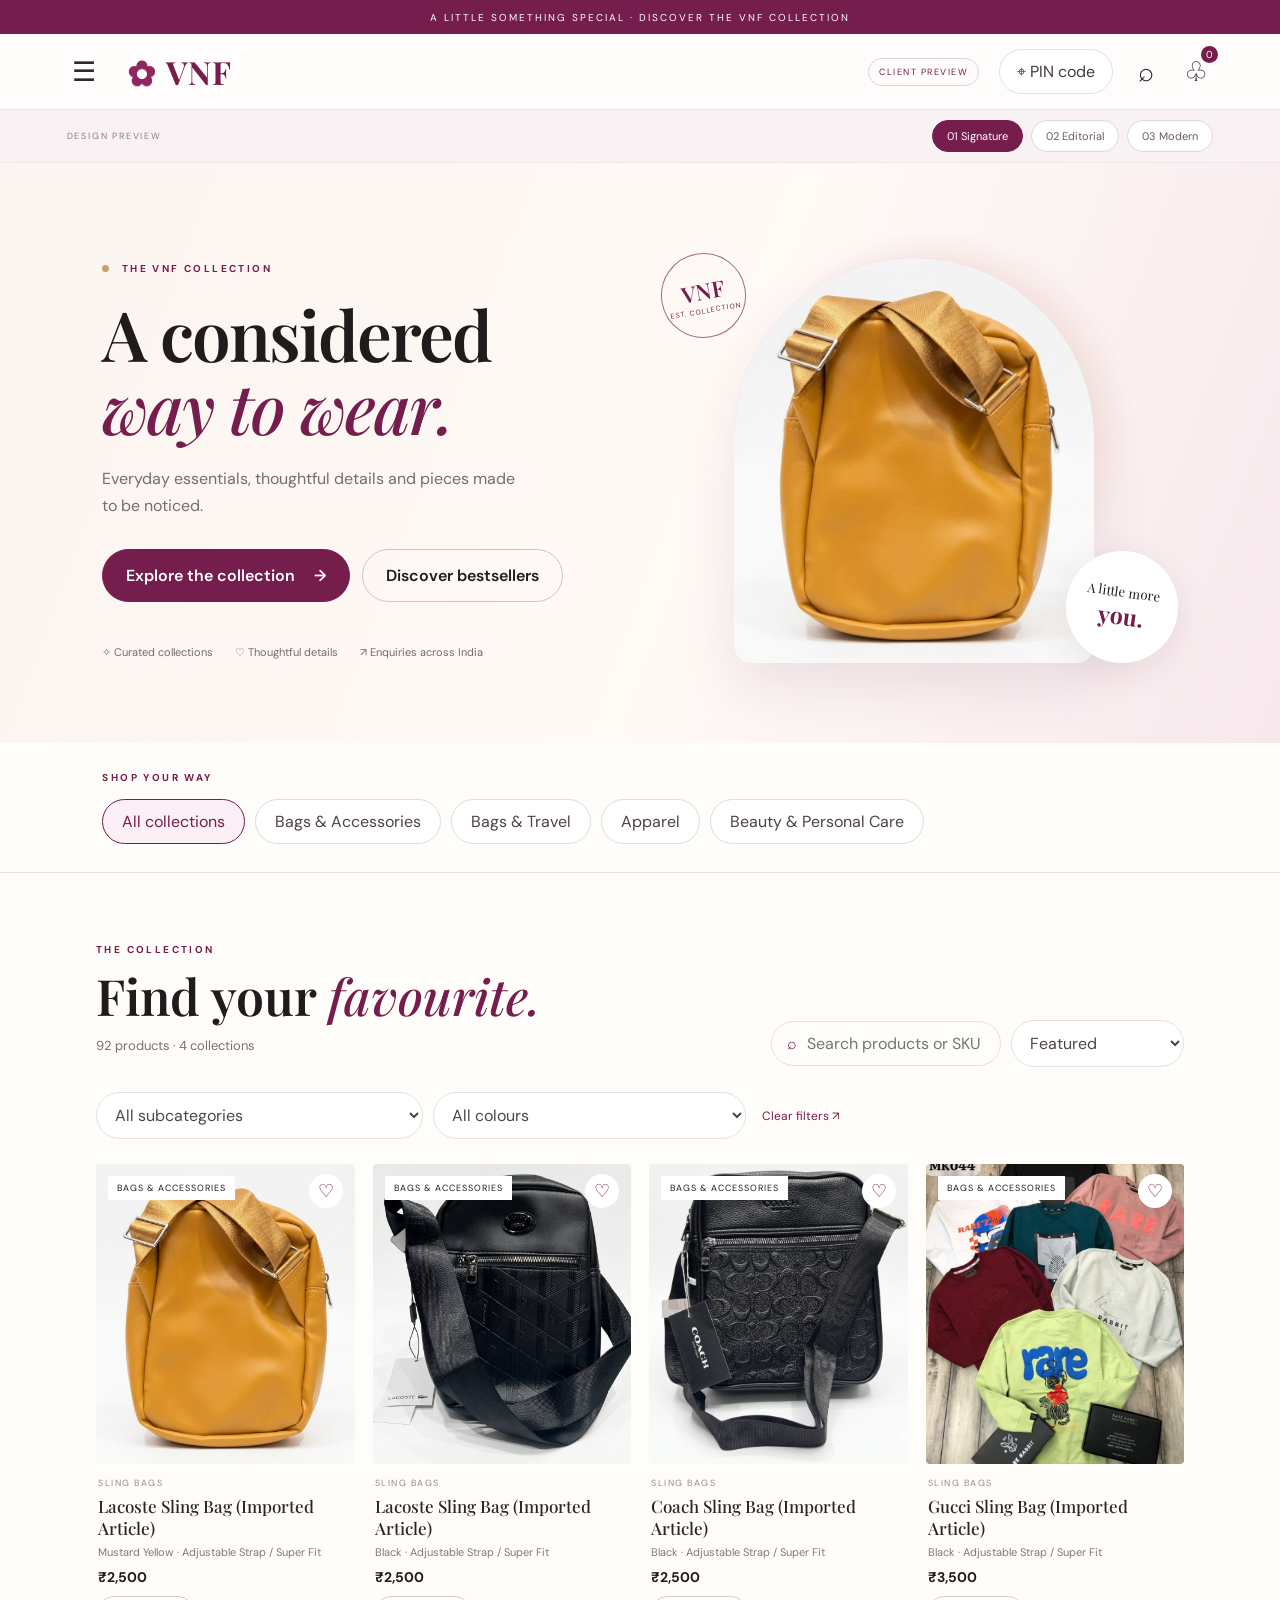
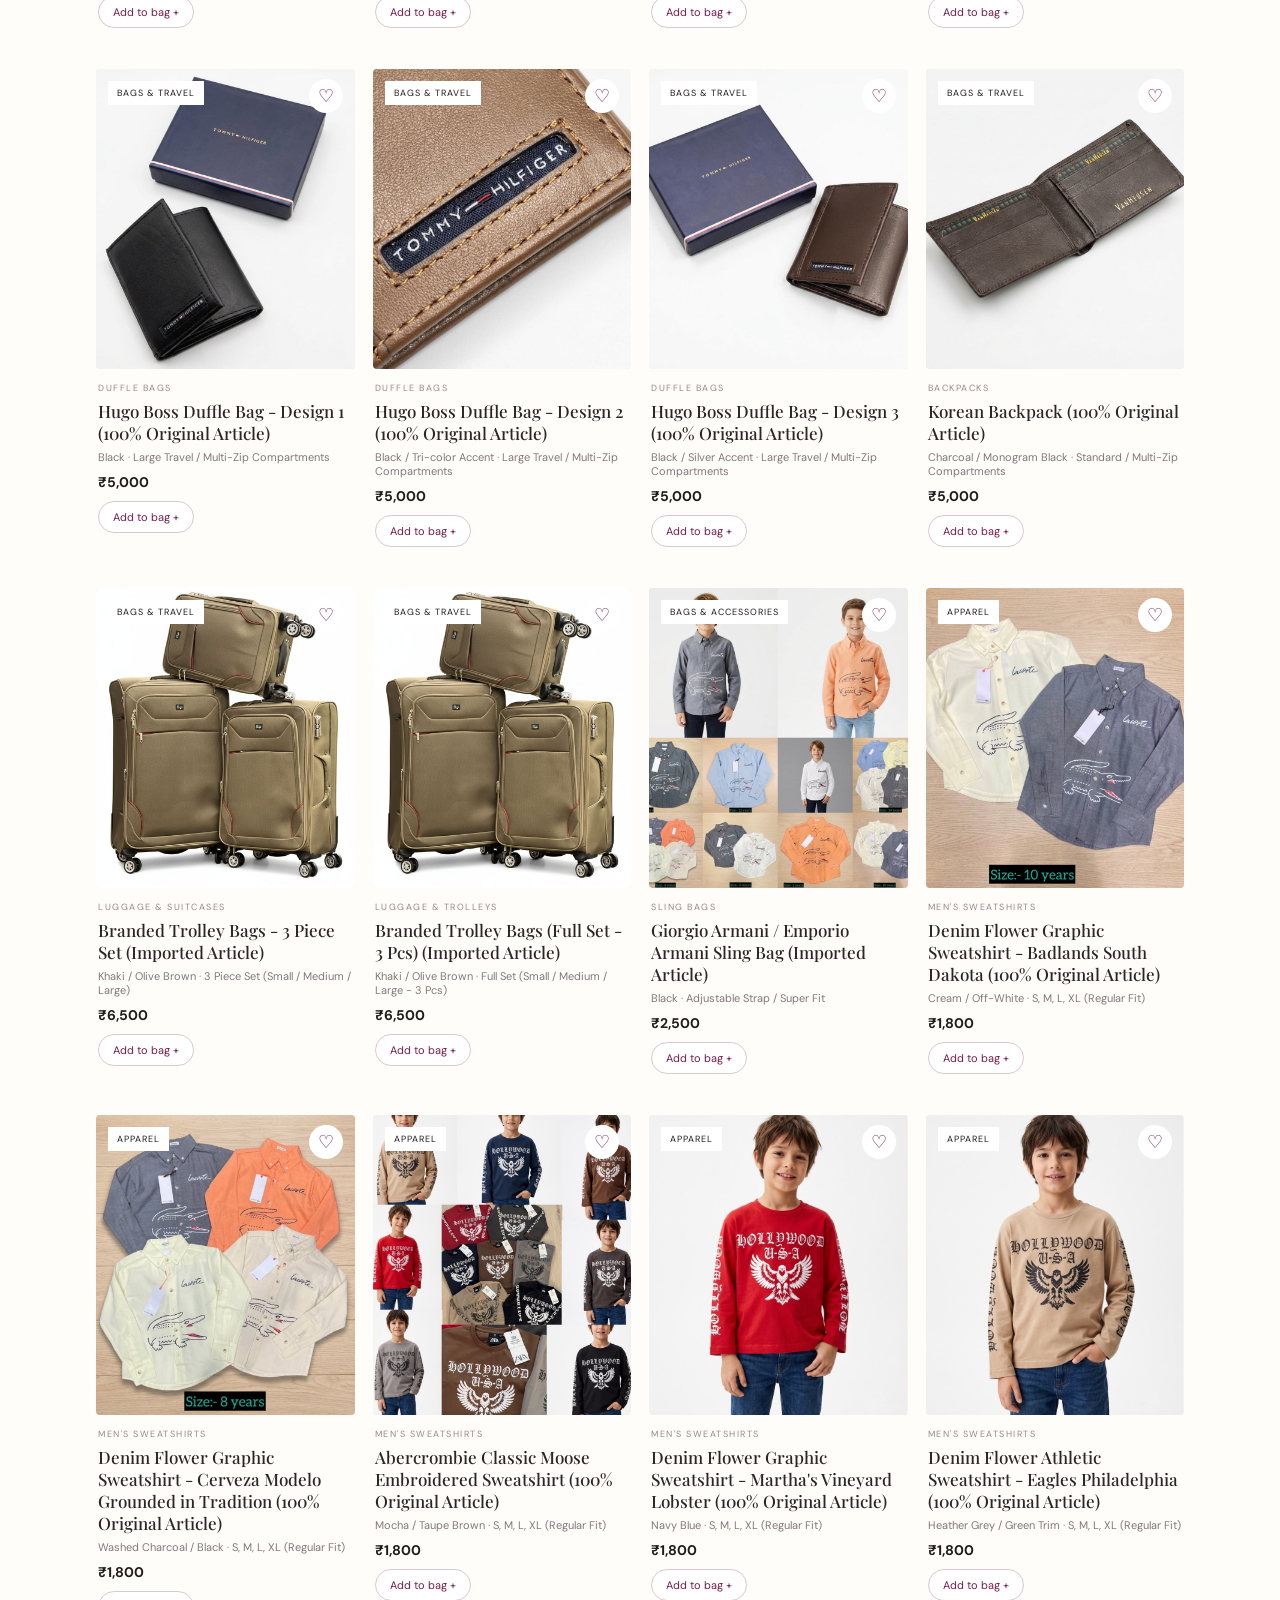
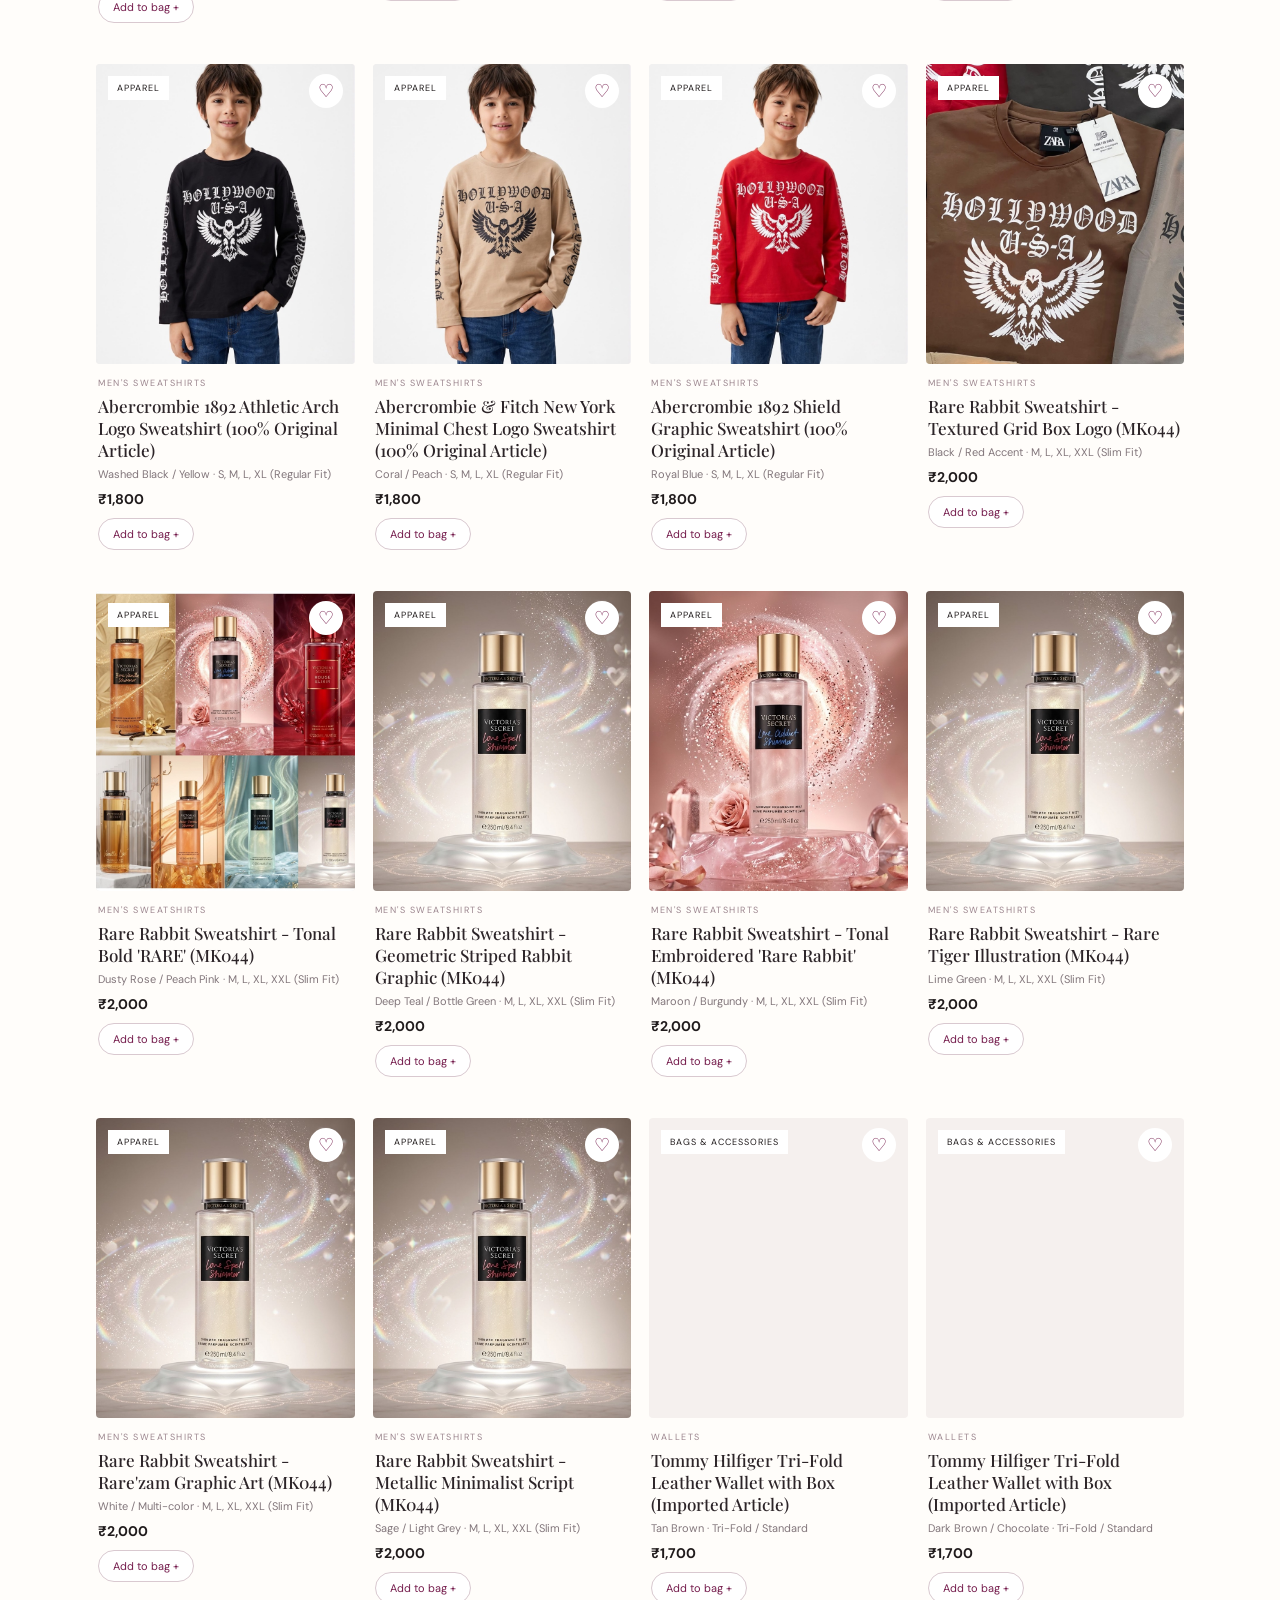
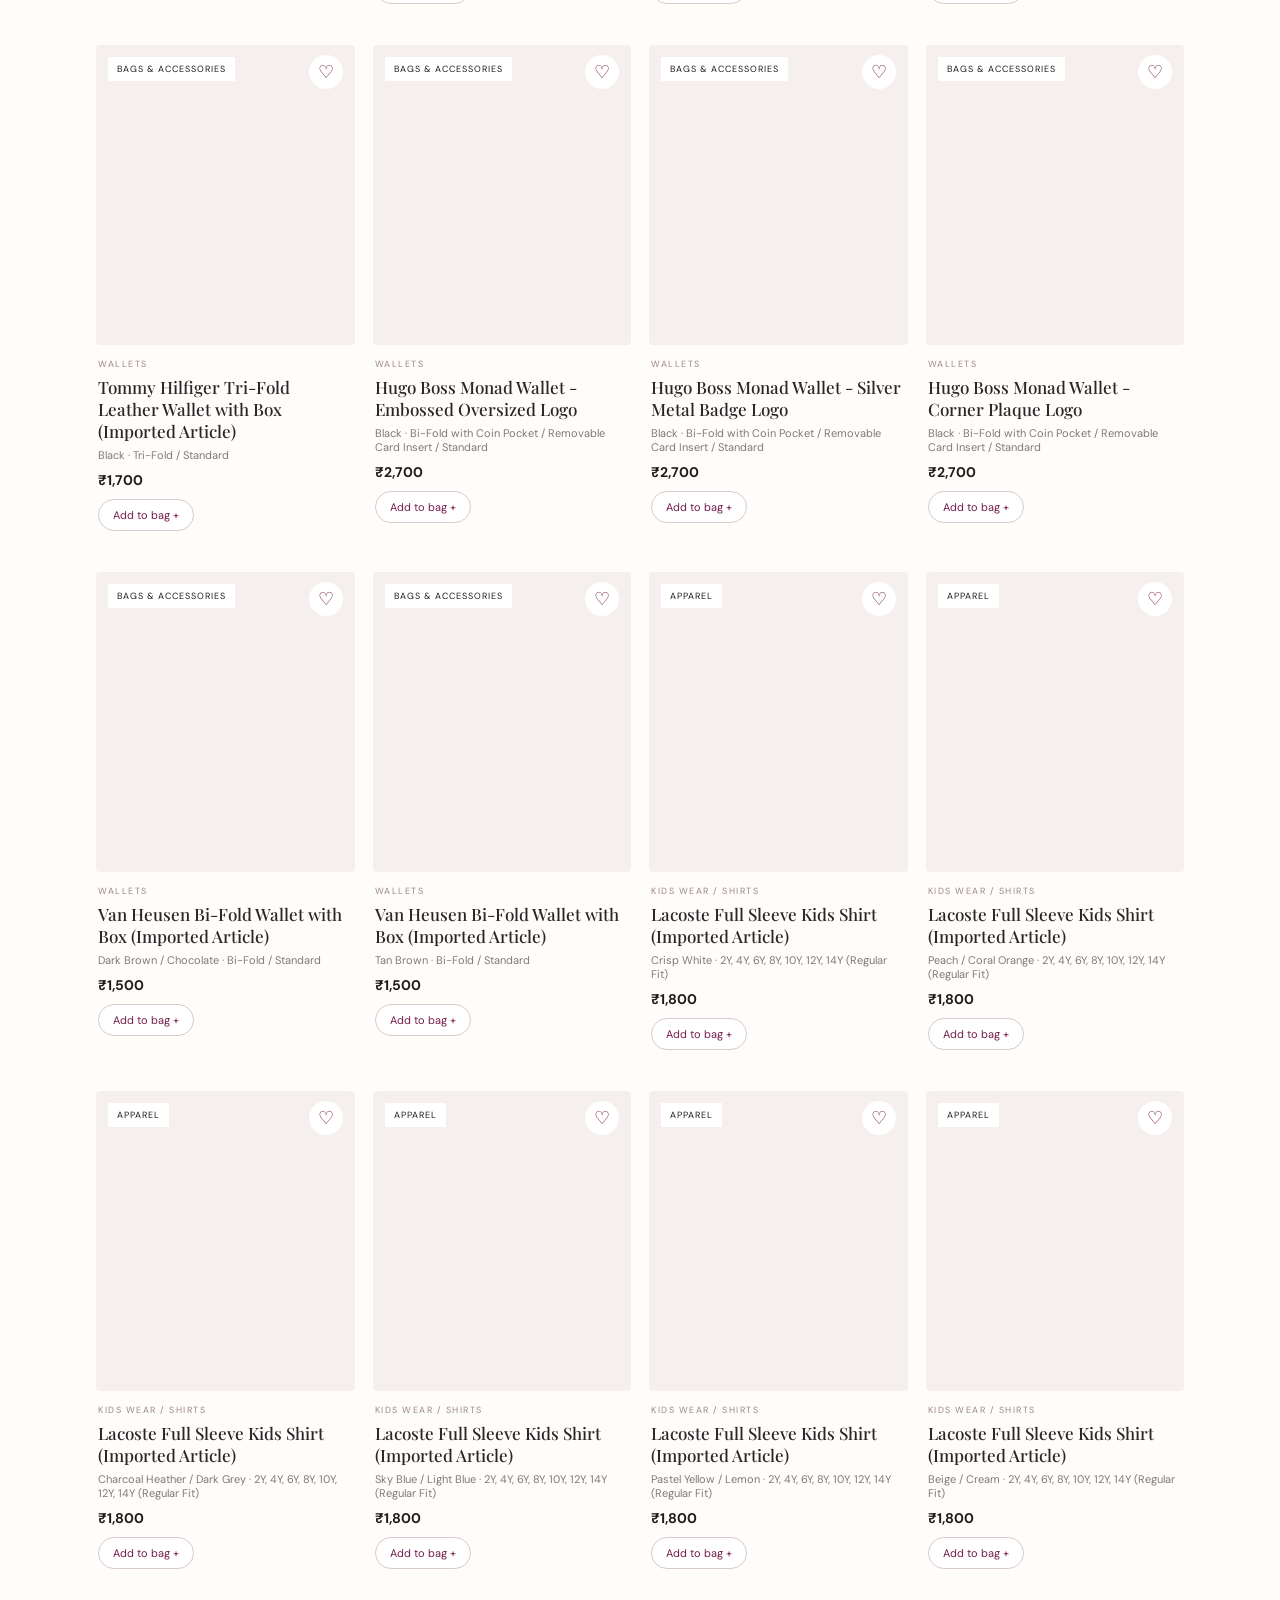
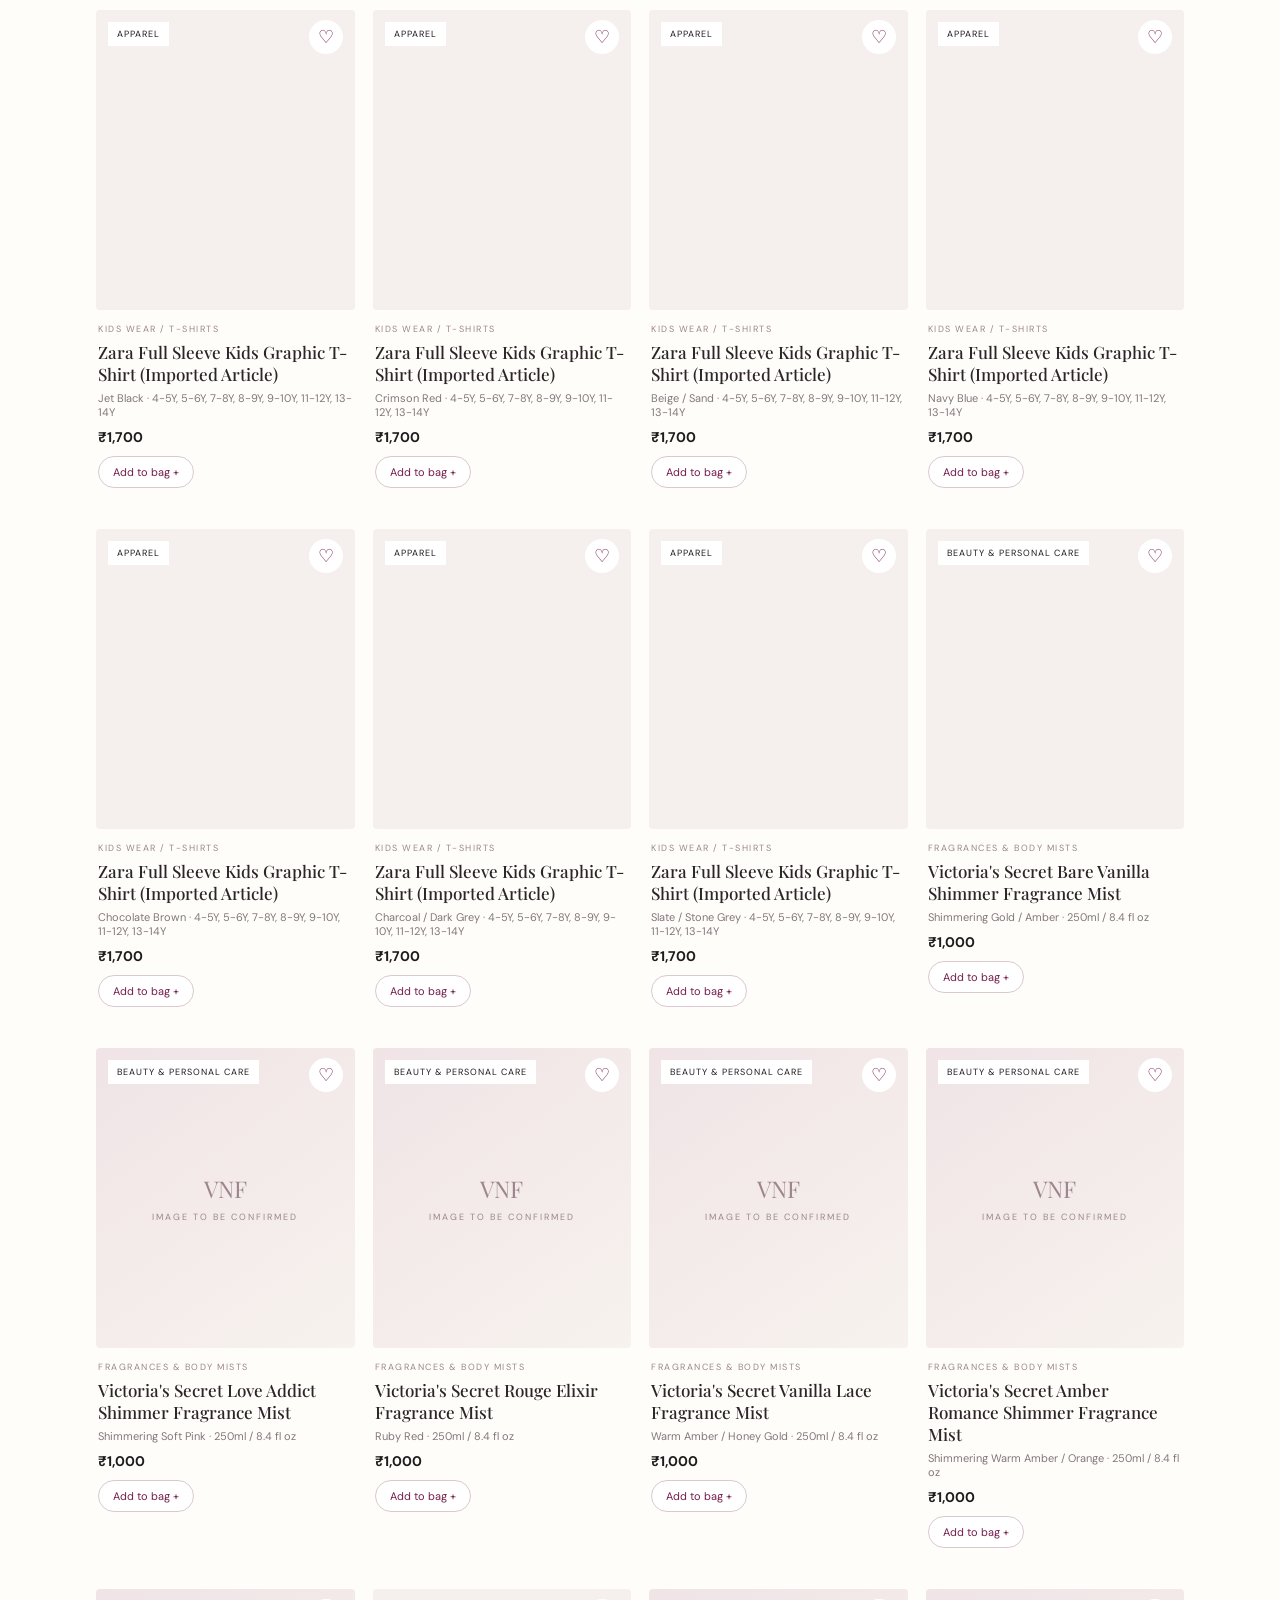
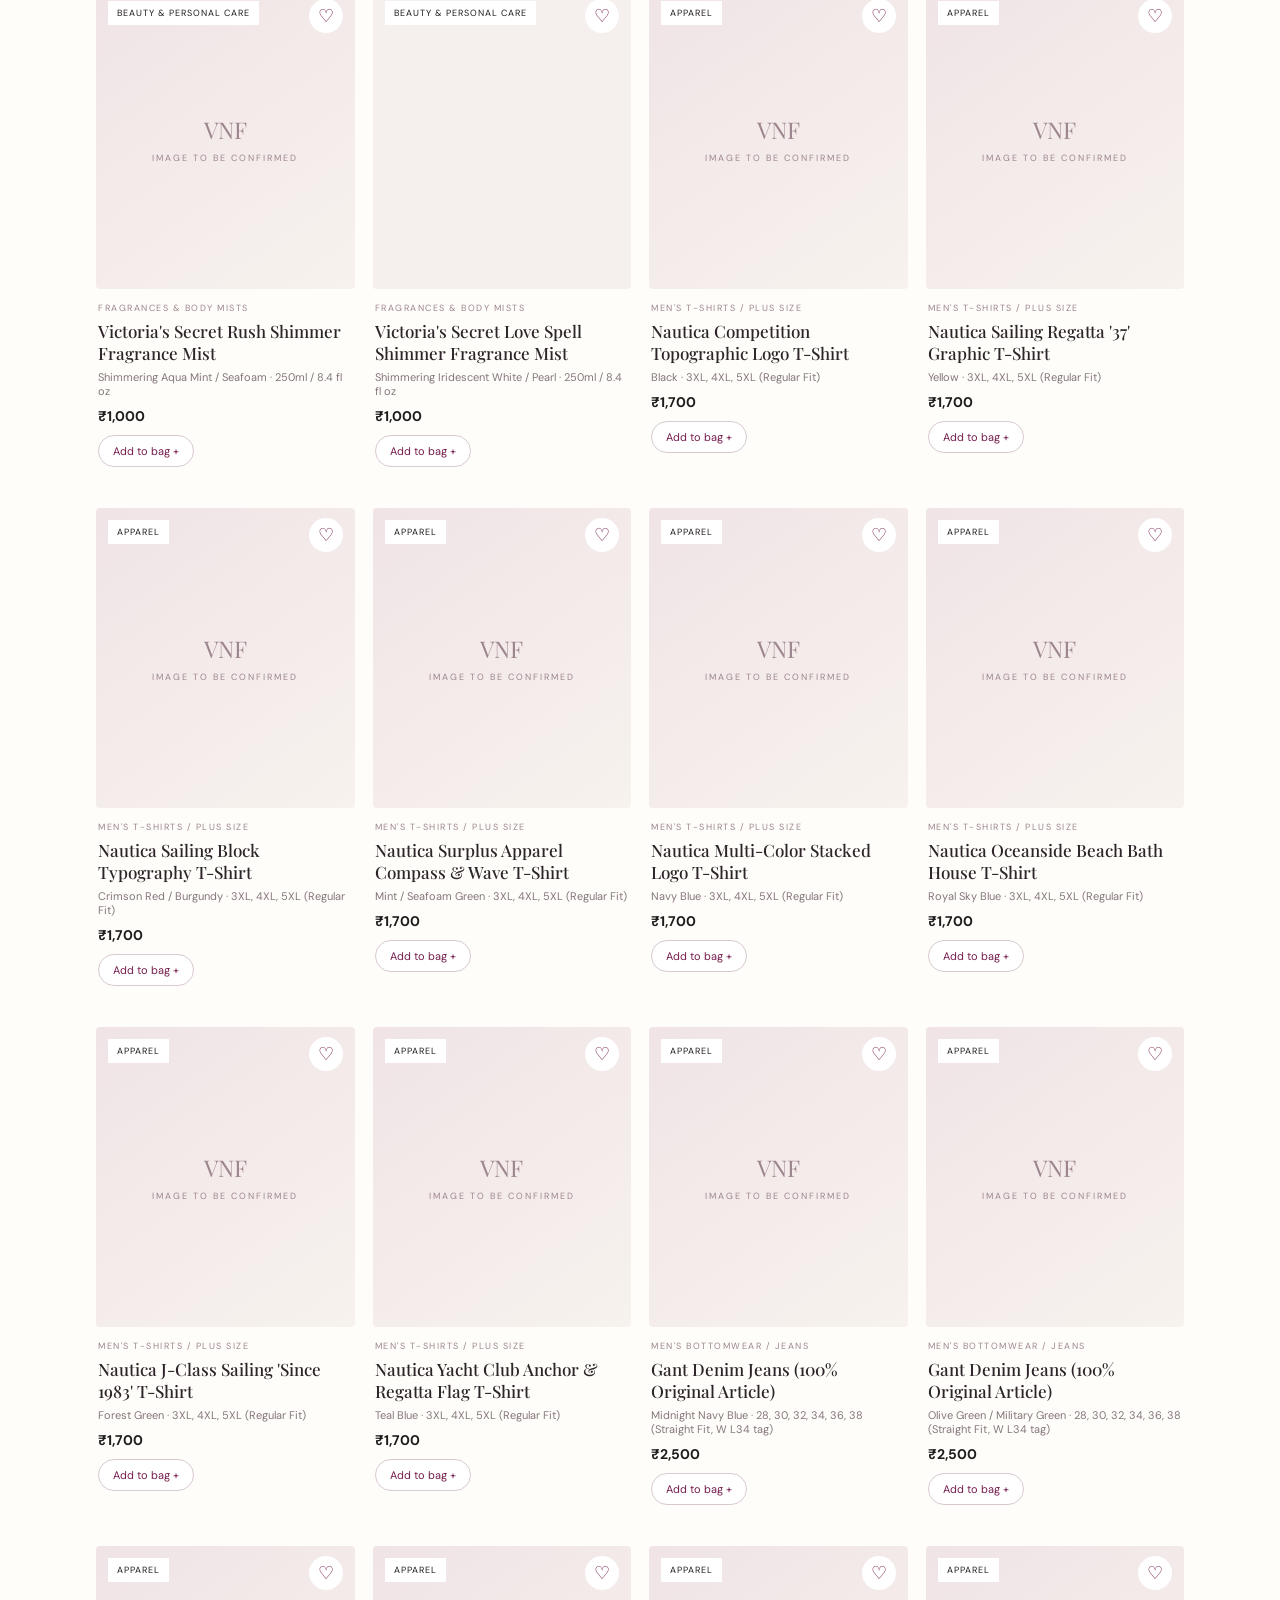
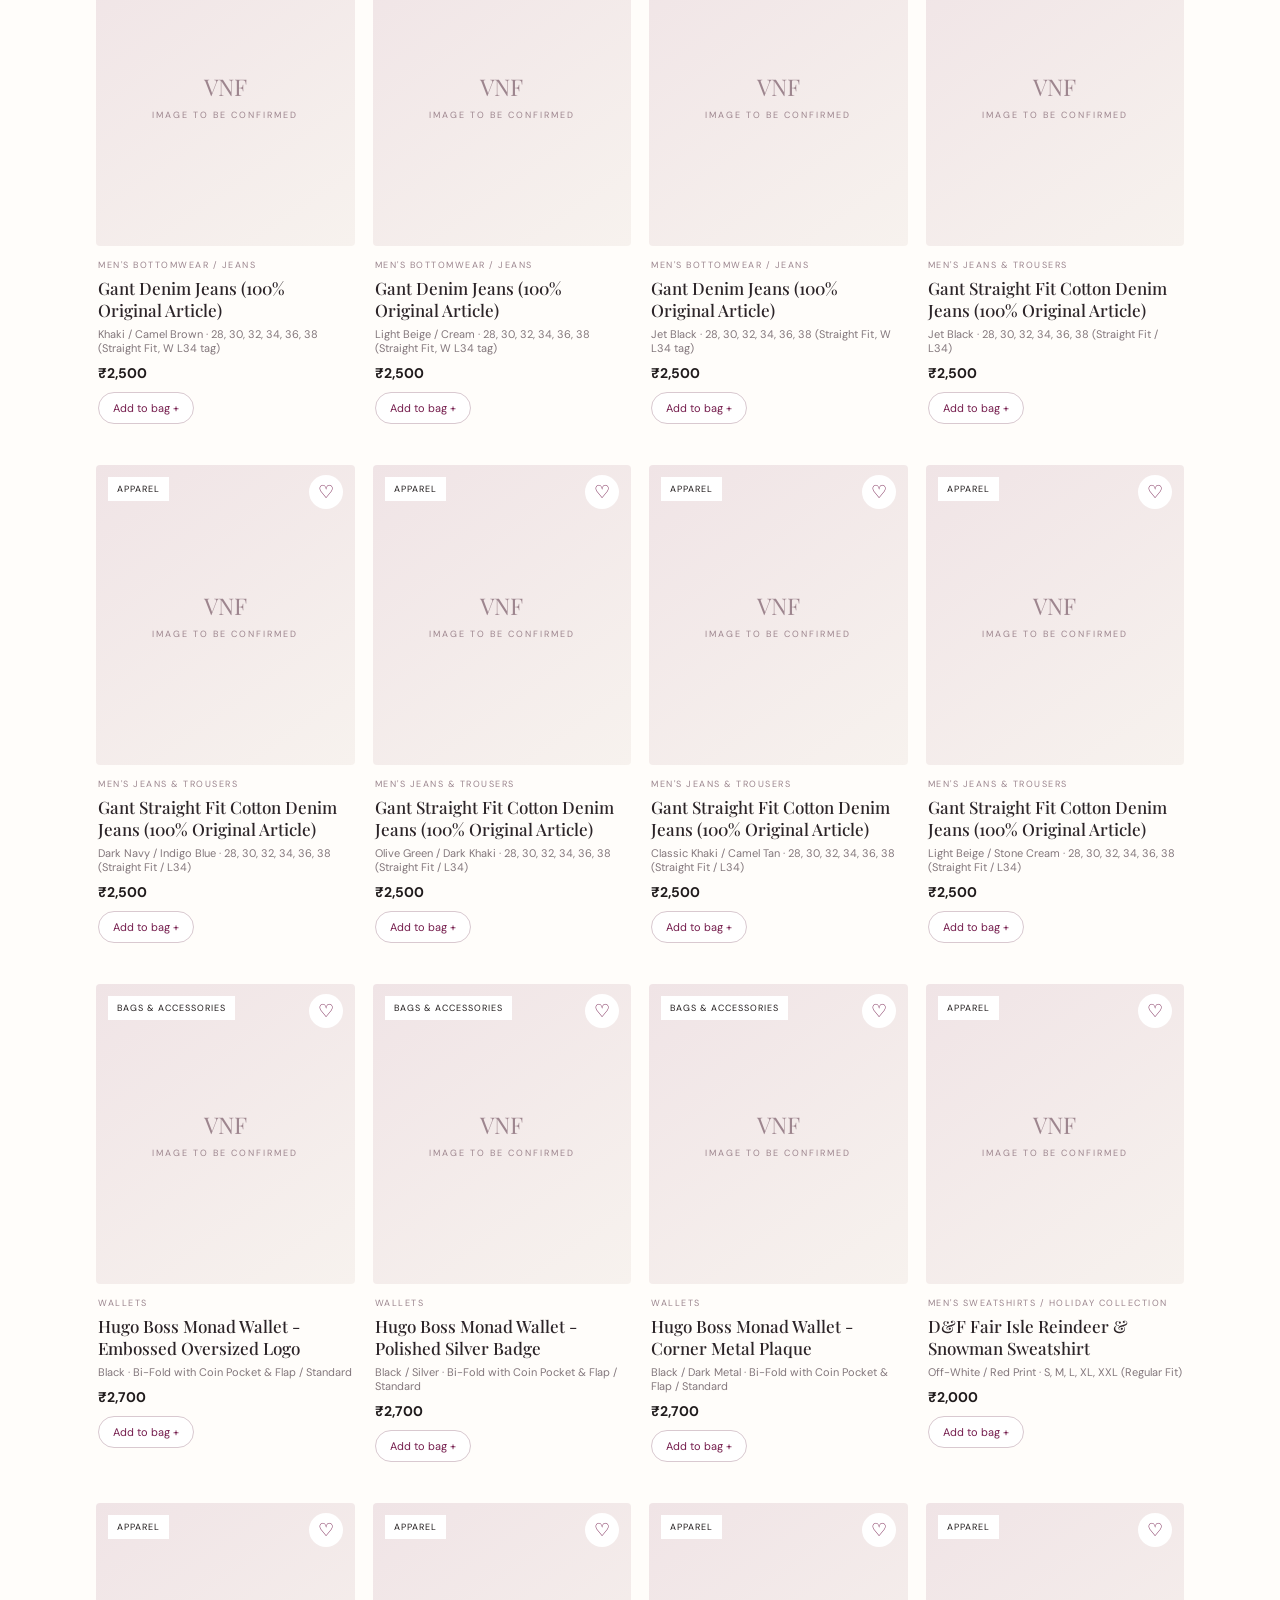
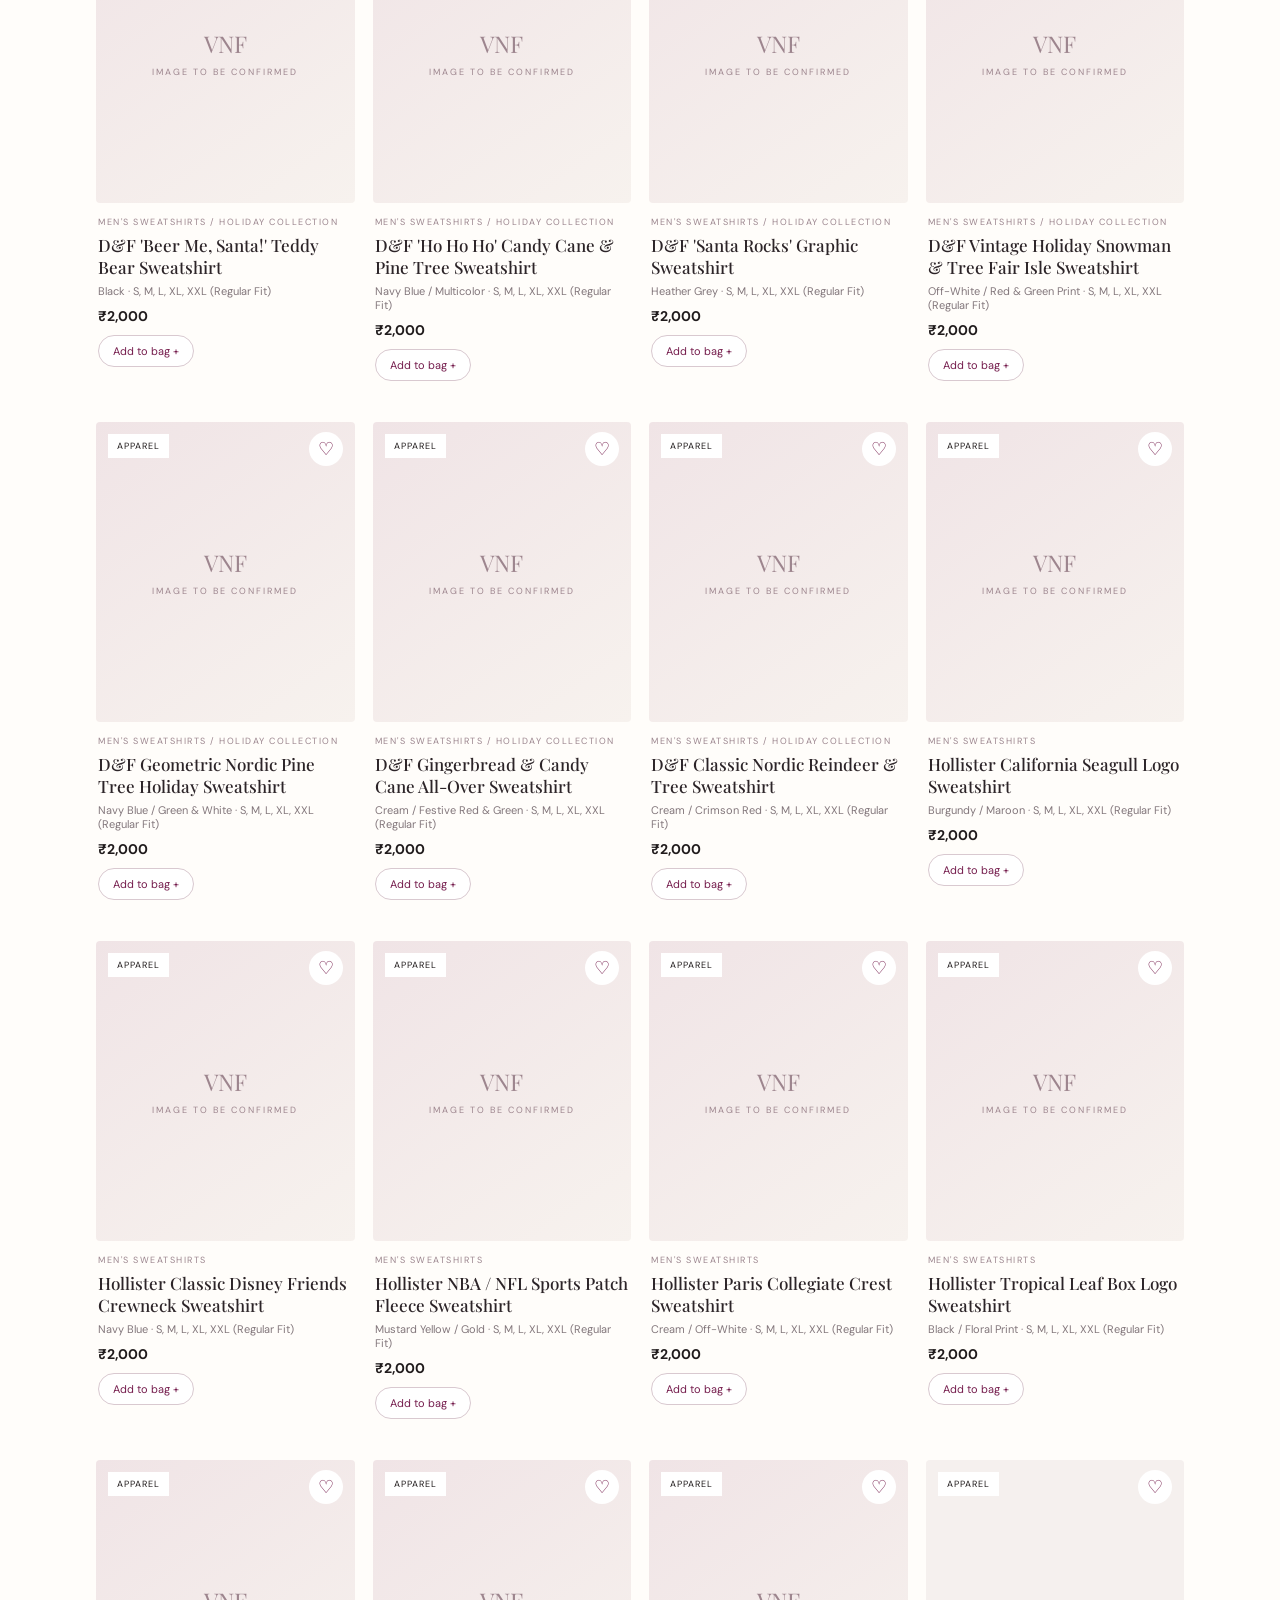
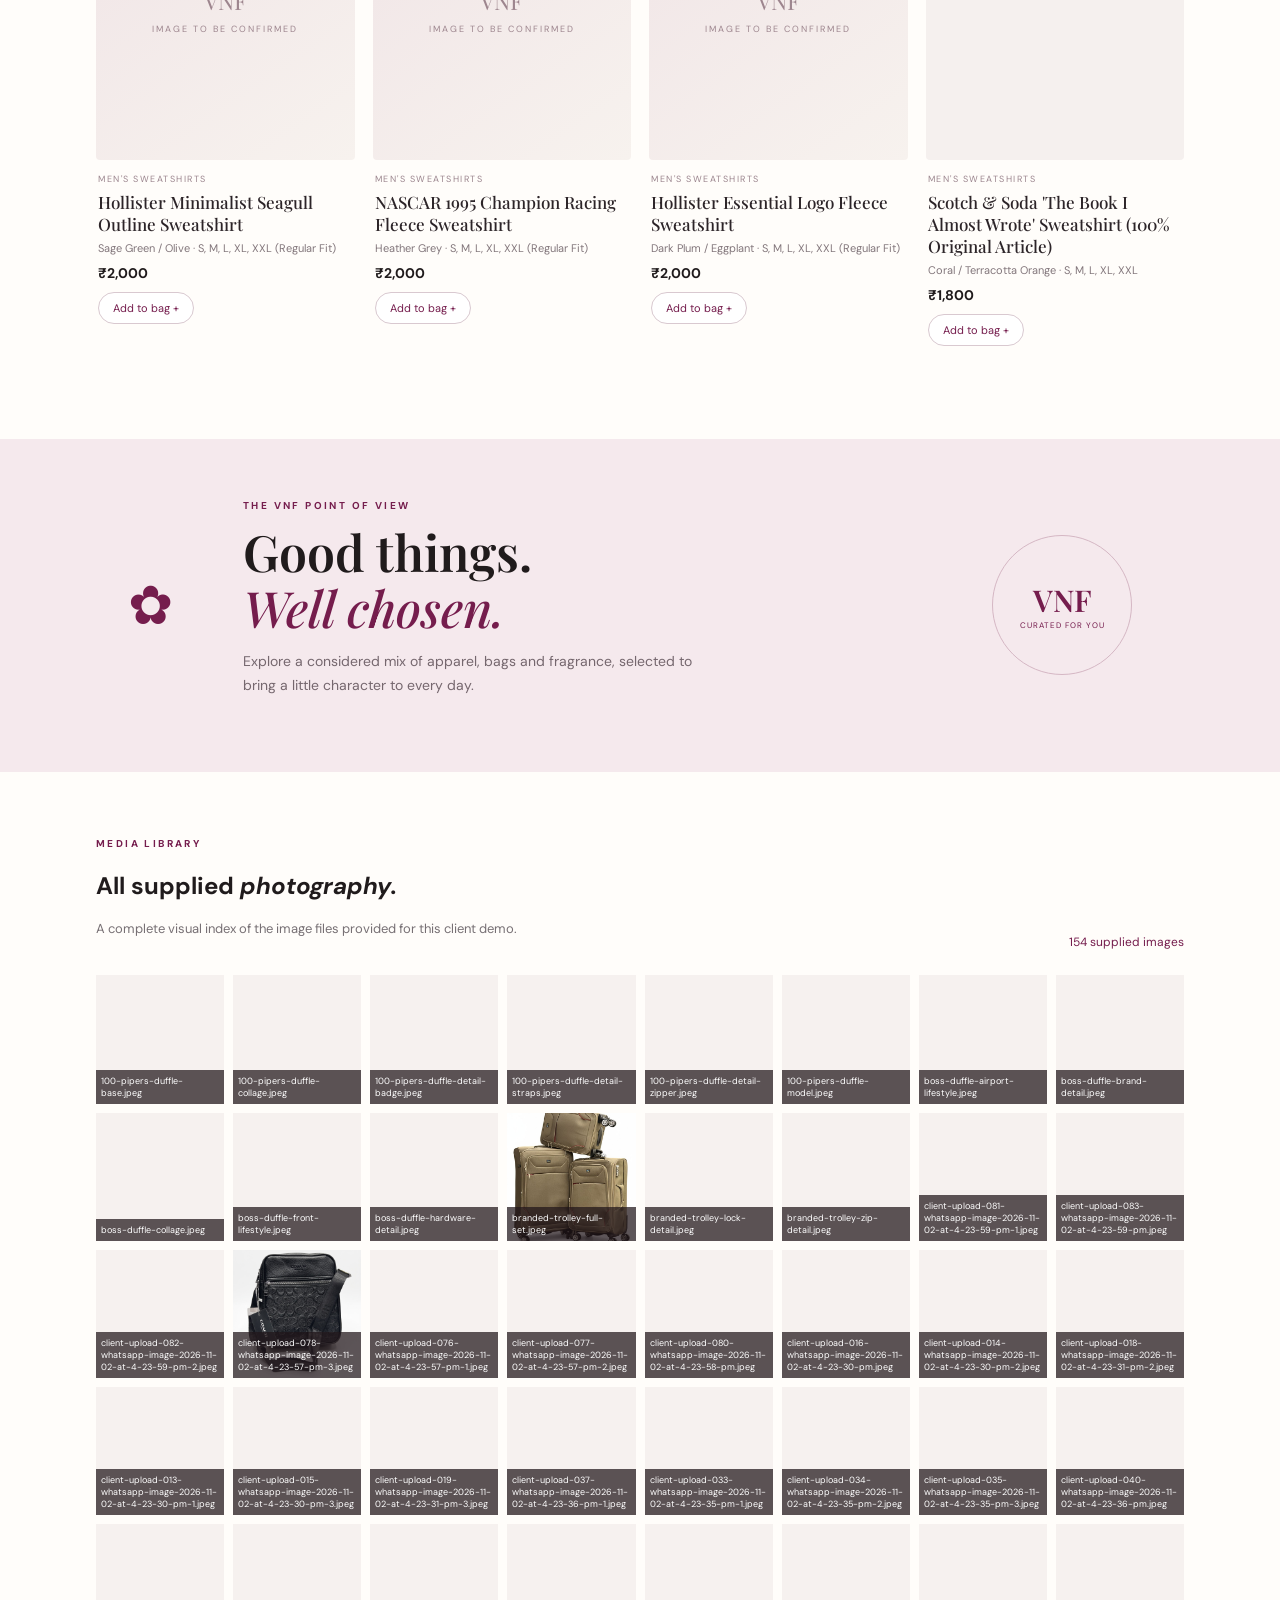
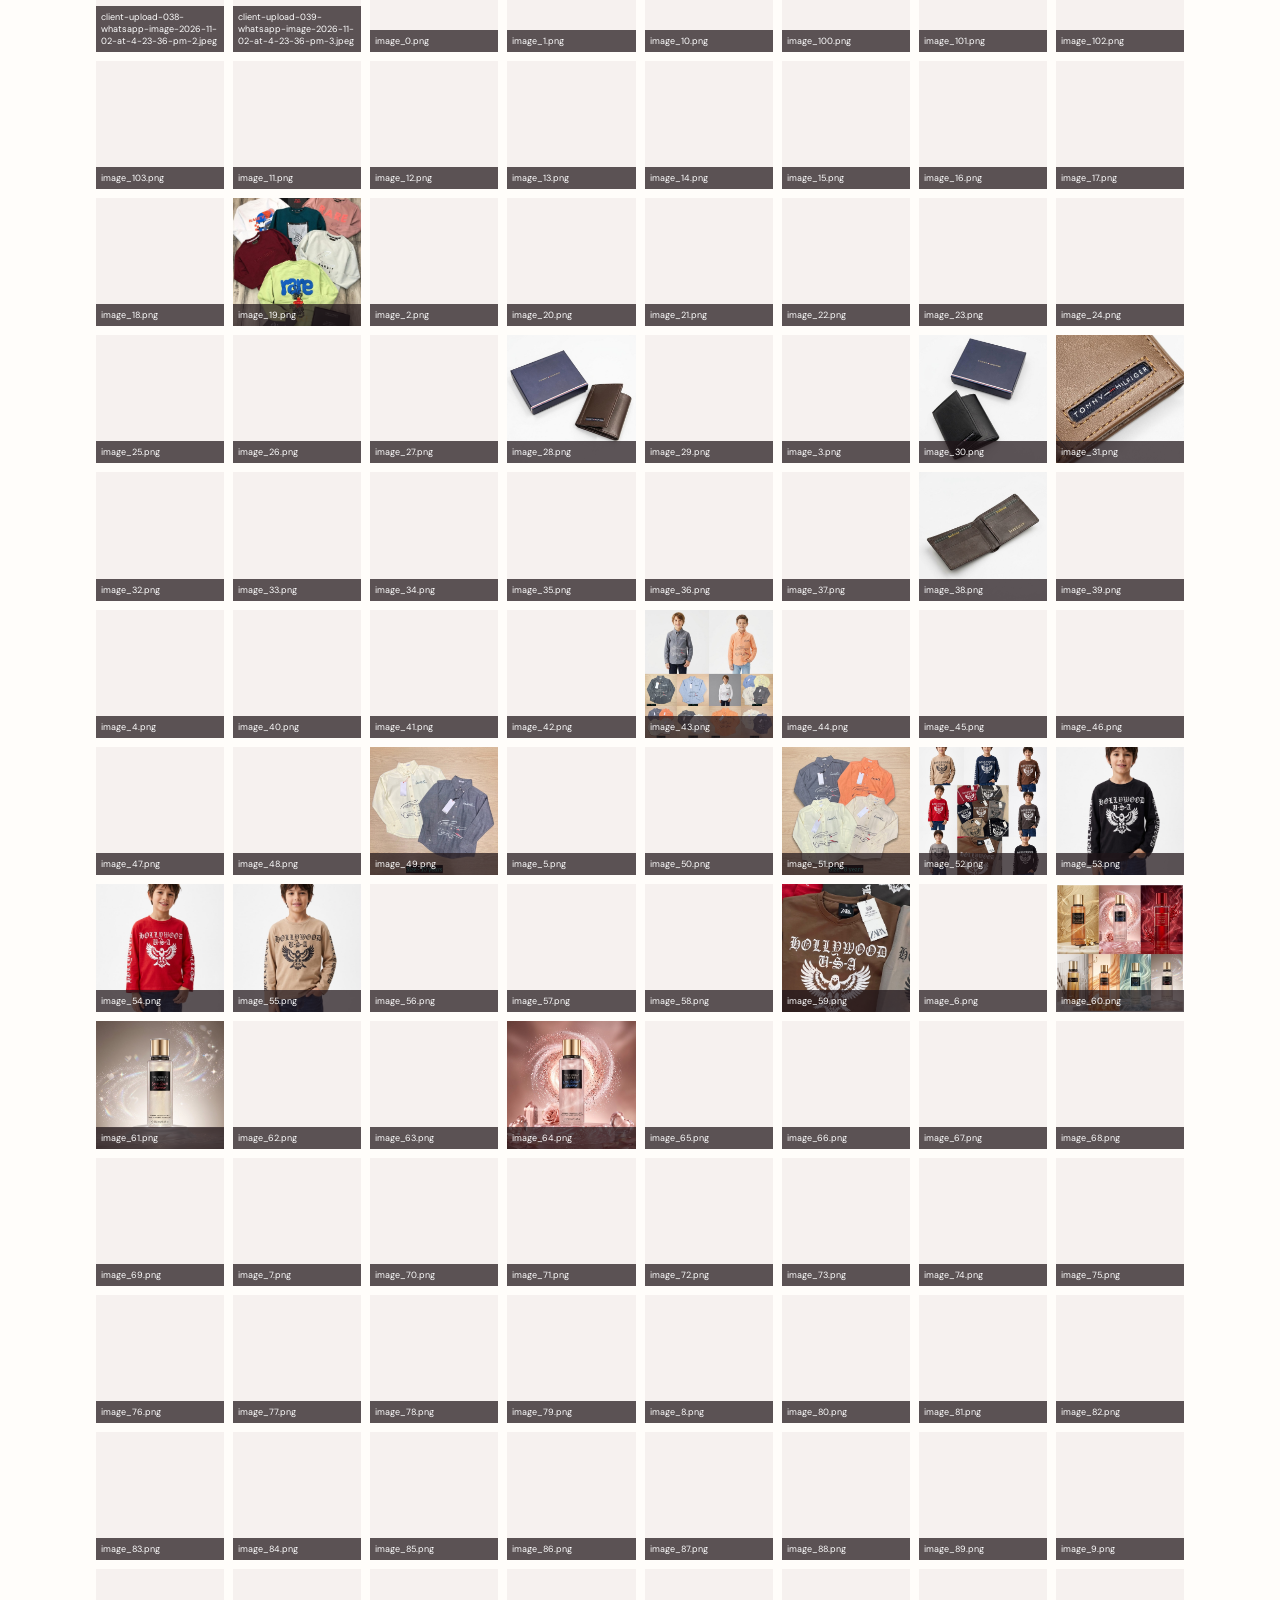
<file: index.html>
<!doctype html>
<html lang="en"><head><meta charset="utf-8"><meta name="viewport" content="width=device-width,initial-scale=1"><meta name="theme-color" content="#701d4b"><title>VNF — Thoughtfully Curated</title><link rel="stylesheet" href="/styles.css"></head>
<body>
<div class="announcement">A LITTLE SOMETHING SPECIAL · DISCOVER THE VNF COLLECTION</div>
<header class="topbar"><button class="icon-btn" id="menuBtn" aria-label="Open menu">☰</button><a class="brand" href="#"><span class="flower">✿</span> VNF</a><div class="header-actions"><span class="demo-tag">CLIENT PREVIEW</span><button class="pin" id="pinBtn">⌖ <span>PIN code</span></button><button class="icon-btn" id="searchBtn" aria-label="Search">⌕</button><button class="icon-btn bag" id="cartBtn" aria-label="Cart">♧<i id="cartCount">0</i></button></div></header>
<div class="design-switch"><span>DESIGN PREVIEW</span><button class="active" data-theme="signature">01 Signature</button><button data-theme="editorial">02 Editorial</button><button data-theme="modern">03 Modern</button></div>
<main>
<section class="hero"><div class="hero-copy"><div class="eyebrow"><span class="dot"></span> THE VNF COLLECTION</div><h1 id="heroTitle">A considered<br><em>way to wear.</em></h1><p id="heroSub">Everyday essentials, thoughtful details and pieces made to be noticed.</p><div class="hero-actions"><button class="primary" id="shopNow">Explore the collection <span>→</span></button><button class="secondary" id="bestSeller">Discover bestsellers</button></div><div class="hero-notes"><span>✧ Curated collections</span><span>♡ Thoughtful details</span><span>↗ Enquiries across India</span></div></div><div class="hero-art"><div class="hero-glow"></div><div class="hero-stamp">VNF<br><small>EST. COLLECTION</small></div><div class="hero-photo" id="heroPhoto"><div class="photo-placeholder">VNF<br><small>THE COLLECTION</small></div></div><div class="floating-note">A little more<br><b>you.</b></div></div></section>
<section class="occasion"><div class="section-kicker">SHOP YOUR WAY</div><div class="chips" id="categoryChips"><button class="chip selected" data-cat="">All collections</button></div></section>
<section class="catalog" id="catalog"><div class="catalog-head"><div><div class="section-kicker">THE COLLECTION</div><h2>Find your <em>favourite.</em></h2><p class="muted" id="resultCount">Loading the VNF catalogue…</p></div><div class="catalog-tools"><label class="searchbox">⌕ <input id="searchInput" placeholder="Search products or SKU"></label><select id="sortSelect"><option value="featured">Featured</option><option value="low">Price: low to high</option><option value="high">Price: high to low</option><option value="az">Name: A to Z</option></select></div></div><div class="filter-row"><select id="subcatFilter"><option value="">All subcategories</option></select><select id="colorFilter"><option value="">All colours</option></select><button id="clearFilters" class="text-btn">Clear filters ↗</button></div><div class="product-grid" id="productGrid"></div></section>
<section class="brand-note"><div class="note-mark">✿</div><div><div class="section-kicker">THE VNF POINT OF VIEW</div><h2>Good things.<br><em>Well chosen.</em></h2><p>Explore a considered mix of apparel, bags and fragrance, selected to bring a little character to every day.</p></div><div class="note-side">VNF<br><span>CURATED FOR YOU</span></div></section>
<section class="all-photos"><div class="catalog-head"><div><div class="section-kicker">MEDIA LIBRARY</div><h2>All supplied <em>photography.</em></h2><p class="muted">A complete visual index of the image files provided for this client demo.</p></div><span class="photo-count" id="photoCount">104 images</span></div><div class="photo-grid" id="photoGrid"></div></section>
</main>
<footer><a class="brand" href="#"><span class="flower">✿</span> VNF</a><p>Client demonstration · Catalogue and imagery supplied by VNF</p><button id="adminBtn" class="footer-link">Demo admin · enquiries</button></footer>
<nav class="mobile-nav"><button class="nav-active" data-scroll="top">⌂<small>Home</small></button><button data-scroll="catalog">▦<small>Categories</small></button><button id="mobileSearch">⌕<small>Search</small></button><button id="mobileCart">♧<small>Cart <b id="mobileCartCount">0</b></small></button><button id="mobileAccount">♡<small>Account</small></button></nav>
<div class="drawer-backdrop" id="backdrop"></div><aside class="drawer" id="drawer"><div class="drawer-head"><a class="brand"><span class="flower">✿</span> VNF</a><button class="icon-btn" id="closeDrawer">×</button></div><div class="drawer-welcome"><h3>Hello there.</h3><p>Welcome to your VNF client preview.</p><button class="primary" id="drawerAccount">Your account</button></div><div class="drawer-links"><button data-scroll="catalog">Shop all products <span>→</span></button><button data-scroll="catalog">Bags & accessories <span>→</span></button><button data-scroll="catalog">Apparel <span>→</span></button><button data-scroll="catalog">Fragrance <span>→</span></button><button id="drawerWishlist">Wishlist <span id="wishCount">0</span></button><button id="drawerAdmin">Demo admin <span>→</span></button></div></aside>
<div class="modal-backdrop" id="modalBackdrop"><section class="modal" id="modal"><button class="modal-close" id="modalClose">×</button><div id="modalContent"></div></section></div>
<div class="toast" id="toast"></div><script src="/app.js"></script></body></html>
</file>
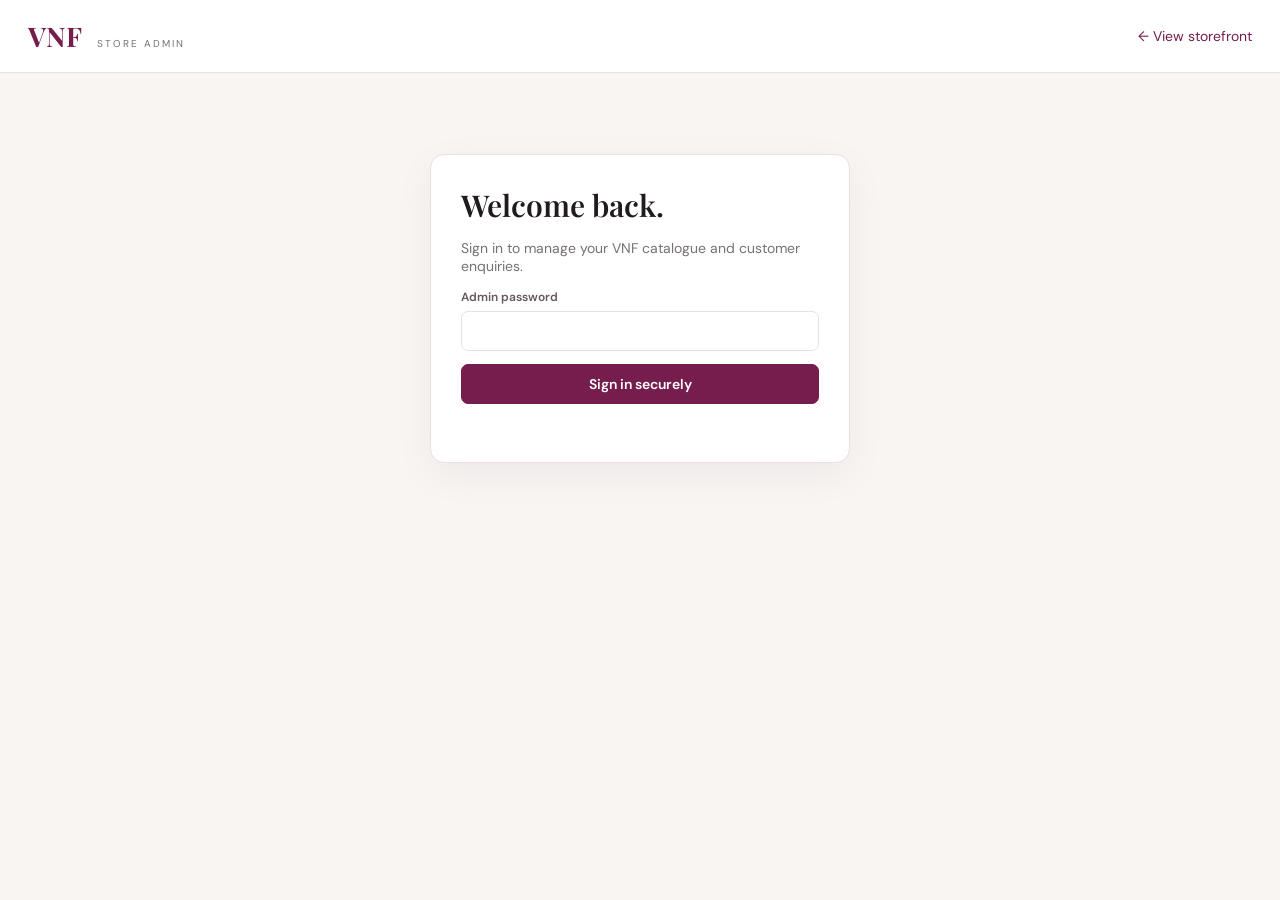
<file: admin.html>
<!doctype html>
<html lang="en">
<head>
<meta charset="utf-8"><meta name="viewport" content="width=device-width,initial-scale=1">
<meta name="robots" content="noindex,nofollow"><title>VNF Store · Admin</title>
<style>
@import url('https://fonts.googleapis.com/css2?family=DM+Sans:wght@400;500;600;700&family=Playfair+Display:wght@500;600;700&display=swap');
:root{--wine:#751d4d;--wine2:#511438;--paper:#fffdfa;--ink:#201b1c;--muted:#777074;--line:#e8dfdf;--soft:#faf2f6;--green:#1d7650;--red:#a23a45}
*{box-sizing:border-box}body{margin:0;background:#f8f5f3;color:var(--ink);font:14px 'DM Sans',Arial,sans-serif}
button,input,select,textarea{font:inherit}button{cursor:pointer}.shell{max-width:1440px;margin:auto;min-height:100vh}
.top{background:#fff;border-bottom:1px solid var(--line);padding:18px 28px;display:flex;align-items:center;justify-content:space-between}
.brand{font:700 27px 'Playfair Display',Georgia,serif;color:var(--wine)}.brand small{font:10px 'DM Sans';letter-spacing:2px;color:var(--muted);margin-left:10px}
.top a{color:var(--wine);text-decoration:none}.layout{display:grid;grid-template-columns:230px 1fr;min-height:calc(100vh - 70px)}
aside{background:#fff;border-right:1px solid var(--line);padding:24px 15px}.nav{width:100%;text-align:left;border:0;background:transparent;padding:13px 14px;border-radius:8px;color:#5b5055;margin:3px 0}.nav.active,.nav:hover{background:var(--soft);color:var(--wine);font-weight:700}
main{padding:30px;min-width:0}.heading{display:flex;justify-content:space-between;align-items:center;gap:16px;margin-bottom:22px}.heading h1{font:600 30px 'Playfair Display';margin:0}.muted{color:var(--muted)}.cards{display:grid;grid-template-columns:repeat(3,minmax(0,1fr));gap:15px;margin:20px 0}.card,.panel{background:#fff;border:1px solid var(--line);border-radius:12px;padding:19px}.metric{font-size:28px;font-weight:700;color:var(--wine);margin-top:7px}
.btn{border:1px solid var(--wine);background:var(--wine);color:#fff;border-radius:7px;padding:10px 15px;font-weight:600}.btn.secondary{background:#fff;color:var(--wine)}.btn.danger{background:#fff;color:var(--red);border-color:#e8c9ce}.btn:disabled{opacity:.5;cursor:not-allowed}
.toolbar{display:flex;gap:10px;flex-wrap:wrap;margin-bottom:15px}.toolbar input,.toolbar select,.field input,.field textarea,.field select{border:1px solid var(--line);border-radius:7px;padding:10px 11px;background:#fff;min-width:0}
.toolbar input{flex:1;min-width:180px}.table-wrap{overflow:auto;background:#fff;border:1px solid var(--line);border-radius:10px}
table{border-collapse:collapse;width:100%;min-width:780px}th,td{text-align:left;padding:12px 13px;border-bottom:1px solid #f0e9e9;vertical-align:middle}th{font-size:11px;letter-spacing:.7px;text-transform:uppercase;color:var(--muted);background:#fcfaf9}td{font-size:13px}.pill{display:inline-block;padding:4px 8px;border-radius:20px;background:var(--soft);color:var(--wine);font-size:11px}
.login{max-width:420px;margin:9vh auto;background:#fff;border:1px solid var(--line);border-radius:14px;padding:30px;box-shadow:0 12px 40px #35172a0d}.login h1{font:600 30px 'Playfair Display';margin:0 0 8px}.field{display:grid;gap:6px;margin:13px 0}.field label{font-size:12px;color:#65585f;font-weight:600}.field input,.field textarea,.field select{width:100%}.field textarea{min-height:80px;resize:vertical}
.form-grid{display:grid;grid-template-columns:1fr 1fr;gap:0 14px}.wide{grid-column:1/-1}.actions{display:flex;gap:9px;justify-content:flex-end;margin-top:18px}
.notice{padding:12px 14px;background:#fff8e8;border:1px solid #f0dfb7;border-radius:8px;color:#72551a;margin:14px 0}.error{color:var(--red)}.success{color:var(--green)}.empty{padding:35px;text-align:center;color:var(--muted)}
.modal{position:fixed;inset:0;background:#21131c88;display:none;align-items:center;justify-content:center;padding:18px;z-index:10}.modal.open{display:flex}.modal-box{background:#fff;border-radius:12px;padding:24px;width:min(760px,100%);max-height:92vh;overflow:auto}.modal-head{display:flex;justify-content:space-between;align-items:center}.modal-head h2{font:600 24px 'Playfair Display';margin:0}.close{border:0;background:transparent;font-size:25px}
#app{display:none}.status{font-size:12px;margin-top:10px;min-height:18px}
@media(max-width:760px){.layout{grid-template-columns:1fr}aside{display:flex;gap:5px;overflow:auto;padding:8px;border-right:0;border-bottom:1px solid var(--line)}.nav{white-space:nowrap;width:auto;padding:10px}.cards{grid-template-columns:1fr 1fr}main{padding:18px}.top{padding:15px}.form-grid{grid-template-columns:1fr}.wide{grid-column:auto}.heading{align-items:flex-start;flex-direction:column}}
</style></head>
<body>
<div class="shell">
<header class="top"><div class="brand">VNF <small>STORE ADMIN</small></div><a href="/">← View storefront</a></header>
<section id="loginView" class="login">
  <h1>Welcome back.</h1><p class="muted">Sign in to manage your VNF catalogue and customer enquiries.</p>
  <form id="loginForm"><div class="field"><label for="password">Admin password</label><input id="password" type="password" autocomplete="current-password" required></div><button class="btn" style="width:100%">Sign in securely</button><div id="loginStatus" class="status"></div></form>
</section>
<div id="app"><div class="layout">
<aside>
<button class="nav active" data-page="dashboard">Overview</button>
<button class="nav" data-page="products">Products</button>
<button class="nav" data-page="enquiries">Enquiries</button>
<button class="nav" id="logoutBtn">Sign out</button>
</aside>
<main>
<section id="dashboardPage">
<div class="heading"><div><h1>Overview</h1><div class="muted">Your VNF Store at a glance</div></div><button class="btn secondary" id="refreshBtn">↻ Refresh data</button></div>
<div class="cards"><div class="card"><div class="muted">Products</div><div class="metric" id="productMetric">—</div></div><div class="card"><div class="muted">Customer enquiries</div><div class="metric" id="enquiryMetric">—</div></div><div class="card"><div class="muted">Active products</div><div class="metric" id="activeMetric">—</div></div></div>
<div class="panel"><b>Admin workspace</b><p class="muted">Manage product details and review customer enquiries. Existing product photo paths are kept unless you deliberately edit them.</p><div id="dashboardStatus" class="status"></div></div>
</section>
<section id="productsPage" hidden>
<div class="heading"><div><h1>Products</h1><div class="muted">Catalogue records stored in your VNF database</div></div><button class="btn" id="newProductBtn">＋ Add product</button></div>
<div class="toolbar"><input id="productSearch" placeholder="Search by name, SKU or category"><button class="btn secondary" id="reloadProducts">Refresh</button></div>
<div class="table-wrap"><table><thead><tr><th>SKU</th><th>Product</th><th>Category</th><th>Price</th><th>Stock</th><th>Status</th><th></th></tr></thead><tbody id="productsBody"></tbody></table></div>
</section>
<section id="enquiriesPage" hidden>
<div class="heading"><div><h1>Customer enquiries</h1><div class="muted">Review and update incoming requests</div></div><button class="btn secondary" id="reloadEnquiries">Refresh</button></div>
<div class="table-wrap"><table><thead><tr><th>Date</th><th>Customer</th><th>Phone</th><th>Products / message</th><th>Status</th><th></th></tr></thead><tbody id="enquiriesBody"></tbody></table></div>
</section>
</main></div></div>
</div>
<div class="modal" id="productModal"><div class="modal-box"><div class="modal-head"><h2 id="productModalTitle">Product details</h2><button class="close" data-close>×</button></div>
<form id="productForm"><input type="hidden" id="p_id"><div class="form-grid">
<div class="field"><label>SKU</label><input id="p_sku" required></div><div class="field"><label>Product name</label><input id="p_name" required></div>
<div class="field"><label>Category</label><input id="p_category" required></div><div class="field"><label>Variant / Size</label><input id="p_variant"></div>
<div class="field"><label>Colour</label><input id="p_color"></div><div class="field"><label>Material</label><input id="p_material"></div>
<div class="field"><label>MRP (₹)</label><input id="p_mrp" type="number" min="0"></div><div class="field"><label>Selling price (₹)</label><input id="p_price" type="number" min="0"></div>
<div class="field"><label>Cost price (₹)</label><input id="p_costPrice" type="number" min="0"></div><div class="field"><label>Stock quantity</label><input id="p_stock" type="number" min="0"></div>
<div class="field"><label>Status</label><select id="p_status"><option>Active</option><option>Inactive</option><option>Out of stock</option></select></div>
<div class="field"><label>Image status</label><input id="p_imageStatus"></div>
<div class="field wide"><label>Image paths (one per line)</label><textarea id="p_images" rows="4"></textarea></div>
<div class="field wide"><label>Description</label><textarea id="p_description" rows="4"></textarea></div>
</div><div class="notice">Keep the existing image paths unchanged unless you are intentionally correcting a product's photos. This editor does not upload new photos.</div>
<div class="actions"><button type="button" class="btn secondary" data-close>Cancel</button><button class="btn">Save product</button></div><div id="productStatus" class="status"></div></form></div></div>
<script>
const $=s=>document.querySelector(s);let token=sessionStorage.getItem('vnfAdminToken')||'';let products=[],enquiries=[];
async function api(payload,method='POST'){const r=await fetch('/api/backend',{method,headers:method==='POST'?{'Content-Type':'application/json'}:{},body:method==='POST'?JSON.stringify(payload):undefined});const d=await r.json().catch(()=>({success:false,message:'Invalid server response'}));if(!r.ok||d.success===false)throw new Error(d.message||'Request failed');return d}
function setStatus(id,msg,cls=''){const el=$(id);el.className='status '+cls;el.textContent=msg}
function arrFrom(d,keys){for(const k of keys)if(Array.isArray(d[k]))return d[k];if(Array.isArray(d.data))return d.data;if(Array.isArray(d.result))return d.result;return []}
async function login(password){const d=await api({action:'login',password});token=d.token||d.data?.token||d.result?.token||'';if(!token)throw new Error('Login response did not include a session token. Check the Apps Script login response.');sessionStorage.setItem('vnfAdminToken',token);await loadAll();showApp()}
async function loadAll(){const [p,e]=await Promise.all([api({action:'listProducts',token}),api({action:'listEnquiries',token})]);products=arrFrom(p,['products','items']);enquiries=arrFrom(e,['enquiries','items']);renderDashboard();renderProducts();renderEnquiries()}
function showApp(){$('#loginView').style.display='none';$('#app').style.display='block'}
function logout(){token='';sessionStorage.removeItem('vnfAdminToken');$('#app').style.display='none';$('#loginView').style.display='block';$('#password').value=''}
function page(name){['dashboard','products','enquiries'].forEach(n=>$('#'+n+'Page').hidden=n!==name);document.querySelectorAll('.nav[data-page]').forEach(b=>b.classList.toggle('active',b.dataset.page===name))}
function renderDashboard(){$('#productMetric').textContent=products.length;$('#enquiryMetric').textContent=enquiries.length;$('#activeMetric').textContent=products.filter(p=>String(p.status||'').toLowerCase()==='active').length;setStatus('#dashboardStatus','Data loaded successfully.','success')}
function renderProducts(){let q=$('#productSearch').value.toLowerCase();let rows=products.filter(p=>(p.name+' '+p.sku+' '+p.category).toLowerCase().includes(q));$('#productsBody').innerHTML=rows.map(p=>`<tr><td>${esc(p.sku)}</td><td>${esc(p.name)}</td><td>${esc(p.category)}</td><td>${esc(p.price||'—')}</td><td>${esc(p.stock||'—')}</td><td><span class="pill">${esc(p.status||'—')}</span></td><td><button class="btn secondary" data-edit="${esc(p.id)}">Edit</button></td></tr>`).join('')||'<tr><td colspan="7" class="empty">No matching products.</td></tr>';document.querySelectorAll('[data-edit]').forEach(b=>b.onclick=()=>editProduct(b.dataset.edit))}
function renderEnquiries(){const rows=enquiries;$('#enquiriesBody').innerHTML=rows.map(e=>`<tr><td>${esc(e.createdAt||'—')}</td><td>${esc(e.customerName||'—')}<br><small>${esc(e.email||'')}</small></td><td>${esc(e.phone||'—')}</td><td>${esc(e.productName||'—')}<br><small>Product ID: ${esc(e.productId||'—')} · Qty: ${esc(e.quantity||'—')}<br>${esc(e.message||'')}</small></td><td><span class="pill">${esc(e.status||'New')}</span></td><td><button class="btn secondary" data-enquiry="${esc(e.enquiryId)}">Update status</button></td></tr>`).join('')||'<tr><td colspan="6" class="empty">No enquiries yet.</td></tr>';document.querySelectorAll('[data-enquiry]').forEach(b=>b.onclick=()=>updateEnquiry(b.dataset.enquiry))}
function esc(v=''){return String(v??'').replace(/[&<>"']/g,c=>({'&':'&amp;','<':'&lt;','>':'&gt;','"':'&quot;',"'":'&#39;'}[c]))}
function editProduct(id){const p=products.find(x=>String(x.id)===String(id))||{};$('#productModalTitle').textContent=p.id?'Edit product':'Add product';['id','sku','name','category','variant','color','material','mrp','price','costPrice','stock','status','imageStatus','description'].forEach(k=>$('#p_'+k).value=p[k]??'');$('#p_images').value=Array.isArray(p.images)?p.images.join('\n'):String(p.images||'');$('#productForm').dataset.imageRef=p.imageRef||'';$('#productStatus').textContent='';$('#productModal').classList.add('open')}
function newProduct(){editProduct('')}
$('#productForm').onsubmit=async ev=>{ev.preventDefault();const product={};['id','sku','name','category','variant','color','material','mrp','price','costPrice','stock','status','imageStatus','description'].forEach(k=>product[k]=$('#p_'+k).value.trim());if(!product.id)product.id=product.sku+'__admin';product.images=$('#p_images').value.split('\n').map(x=>x.trim()).filter(Boolean);product.imageRef=$('#productForm').dataset.imageRef||'';try{await api({action:'saveProduct',token,product});await loadAll();$('#productModal').classList.remove('open');setStatus('#dashboardStatus','Product saved.','success')}catch(e){setStatus('#productStatus',e.message,'error')}}
async function updateEnquiry(enquiryId){const status=prompt('Enter enquiry status (New, Contacted, Closed):','Contacted');if(!status)return;try{await api({action:'updateEnquiry',token,enquiryId,status});await loadAll()}catch(e){alert(e.message)}}
$('#loginForm').onsubmit=async ev=>{ev.preventDefault();setStatus('#loginStatus','Signing in…');try{await login($('#password').value)}catch(e){setStatus('#loginStatus',e.message,'error')}}
document.querySelectorAll('[data-page]').forEach(b=>b.onclick=()=>page(b.dataset.page));$('#logoutBtn').onclick=logout;$('#refreshBtn').onclick=()=>loadAll().catch(e=>setStatus('#dashboardStatus',e.message,'error'));$('#reloadProducts').onclick=()=>loadAll().catch(e=>alert(e.message));$('#reloadEnquiries').onclick=()=>loadAll().catch(e=>alert(e.message));$('#productSearch').oninput=renderProducts;$('#newProductBtn').onclick=newProduct;document.querySelectorAll('[data-close]').forEach(b=>b.onclick=()=>$('#productModal').classList.remove('open'));
if(token){loadAll().then(showApp).catch(()=>logout())}
</script></body></html>
</file>
<file: styles.css>
@import url('https://fonts.googleapis.com/css2?family=DM+Sans:wght@400;500;600;700&family=Playfair+Display:ital,wght@0,500;0,600;0,700;1,500;1,600&display=swap');
:root{--wine:#751d4d;--wine2:#511438;--cream:#fbf7f2;--paper:#fffdfa;--ink:#201b1c;--muted:#777074;--line:#e8dfdf;--gold:#c6a16a;--serif:'Playfair Display',Georgia,serif;--sans:'DM Sans',Arial,sans-serif}
*{box-sizing:border-box}html{scroll-behavior:smooth}body{margin:0;background:var(--paper);color:var(--ink);font-family:var(--sans)}button,input,select{font:inherit}button{cursor:pointer}.announcement{height:34px;background:var(--wine);color:white;text-align:center;font-size:10px;letter-spacing:2px;display:grid;place-items:center}.topbar{height:76px;display:flex;align-items:center;padding:0 5.2%;gap:26px;background:#fffdfbf2;position:sticky;top:0;z-index:12;border-bottom:1px solid #eee8e5;backdrop-filter:blur(12px)}.brand{font-family:var(--serif);font-size:32px;letter-spacing:1px;color:var(--wine);text-decoration:none;font-weight:700;display:flex;align-items:center;gap:10px}.flower{font-size:34px;color:#8e2760;text-shadow:0 1px 0 #e2b6c9}.header-actions{margin-left:auto;display:flex;align-items:center;gap:20px}.icon-btn{border:0;background:transparent;font-size:27px;color:#30272c;padding:5px}.pin{border:1px solid var(--line);border-radius:30px;background:white;padding:11px 17px;color:#433b3e}.bag{position:relative}.bag i{position:absolute;right:-5px;top:-3px;background:var(--wine);color:white;border-radius:50%;font-size:10px;font-style:normal;width:17px;height:17px;display:grid;place-items:center}.demo-tag{font-size:9px;letter-spacing:1.5px;color:var(--wine);border:1px solid #e7d1dc;padding:7px 10px;border-radius:30px}.design-switch{display:flex;align-items:center;justify-content:flex-end;gap:8px;padding:10px 5.2%;background:#f8f2f4;border-bottom:1px solid #f0e4e9}.design-switch span{margin-right:auto;font-size:9px;letter-spacing:1.8px;color:#8a7c83}.design-switch button{border:1px solid #e4d6dc;background:#fff;border-radius:30px;padding:8px 14px;font-size:11px;color:#6c5962}.design-switch button.active{background:var(--wine);color:#fff;border-color:var(--wine)}
.hero{min-height:580px;background:linear-gradient(110deg,#fbf4f0 0%,#fffaf6 55%,#f7e8ed 100%);display:grid;grid-template-columns:1.02fr .98fr;padding:65px 8% 50px;overflow:hidden;position:relative}.hero-copy{align-self:center;max-width:570px;z-index:1}.eyebrow,.section-kicker{font-size:10px;letter-spacing:2.4px;font-weight:700;color:var(--wine);text-transform:uppercase}.dot{display:inline-block;width:7px;height:7px;border-radius:50%;background:var(--gold);margin-right:8px}.hero h1{font:600 clamp(45px,5.4vw,76px)/1.06 var(--serif);letter-spacing:-2px;margin:22px 0}.hero h1 em,.catalog h2 em,.brand-note h2 em{color:var(--wine);font-weight:500}.hero-copy>p{font-size:16px;color:#756b70;line-height:1.7;max-width:430px}.hero-actions{display:flex;gap:12px;margin-top:30px;flex-wrap:wrap}.primary,.secondary{border-radius:40px;padding:15px 23px;border:1px solid var(--wine);font-weight:600}.primary{background:var(--wine);color:white}.primary span{margin-left:15px}.secondary{background:transparent;color:var(--ink);border-color:#cfc2c4}.hero-notes{display:flex;gap:22px;flex-wrap:wrap;margin-top:43px;font-size:11px;color:#75686f}.hero-art{min-height:440px;position:relative;display:grid;place-items:center}.hero-glow{position:absolute;width:390px;height:390px;border-radius:50%;background:radial-gradient(circle,#f1d5dc,#f8e8e4 55%,transparent 70%);right:8%;top:0}.hero-photo{width:min(360px,82%);height:405px;position:relative;z-index:1;border-radius:190px 190px 18px 18px;overflow:hidden;background:linear-gradient(145deg,#e6c4ce,#f7e8e3);box-shadow:0 22px 55px #652b451c;display:grid;place-items:center}.hero-photo img{width:100%;height:100%;object-fit:cover}.photo-placeholder{font:600 48px var(--serif);color:#fff;text-align:center;letter-spacing:3px}.photo-placeholder small{display:block;font:10px var(--sans);letter-spacing:3px}.hero-stamp{position:absolute;z-index:2;top:25px;left:2%;font:600 22px var(--serif);color:var(--wine);transform:rotate(-10deg);border:1px solid #a86a83;border-radius:50%;width:85px;height:85px;display:grid;place-content:center;text-align:center}.hero-stamp small{font:7px var(--sans);letter-spacing:1px}.floating-note{position:absolute;z-index:2;right:0;bottom:30px;background:white;border-radius:50%;width:112px;height:112px;display:grid;place-content:center;text-align:center;box-shadow:0 10px 35px #5b24301b;font:13px var(--serif);transform:rotate(8deg)}.floating-note b{font-size:23px;color:var(--wine)}
.occasion{padding:28px 8%;border-bottom:1px solid var(--line)}.chips{display:flex;gap:10px;flex-wrap:wrap;margin-top:15px}.chip{padding:11px 19px;border-radius:30px;background:#fff;border:1px solid #e4d9dc;color:#4e4248}.chip.selected{border:1px solid var(--wine);color:var(--wine);background:#fbf0f5}
.catalog{padding:70px 7.5% 80px}.catalog-head{display:flex;justify-content:space-between;align-items:end;gap:25px}.catalog h2,.brand-note h2{font:600 clamp(34px,4vw,50px)/1.12 var(--serif);margin:12px 0}.muted{font-size:13px;color:var(--muted)}.catalog-tools{display:flex;gap:10px;align-items:center}.searchbox{display:flex;align-items:center;gap:8px;border:1px solid var(--line);border-radius:30px;padding:10px 15px;color:var(--wine)}.searchbox input{border:0;outline:0;width:180px;background:transparent}.catalog-tools select,.filter-row select{border:1px solid var(--line);background:white;border-radius:25px;padding:11px 14px;color:#4e4549}.filter-row{display:flex;gap:10px;margin:25px 0;align-items:center}.text-btn{border:0;background:transparent;color:var(--wine);font-size:12px}.product-grid{display:grid;grid-template-columns:repeat(4,minmax(0,1fr));gap:28px 18px}.product-card{min-width:0;cursor:pointer}.product-image{height:300px;background:#f5f0ee;position:relative;overflow:hidden;border-radius:4px}.product-image img{width:100%;height:100%;object-fit:cover;transition:transform .5s}.product-card:hover .product-image img{transform:scale(1.04)}.no-image{height:100%;display:grid;place-content:center;text-align:center;color:#9d858e;font:23px var(--serif);background:linear-gradient(145deg,#f0e4e6,#f7f2ee)}.no-image small{font:9px var(--sans);letter-spacing:2px;margin-top:7px}.product-badge{position:absolute;top:12px;left:12px;background:#fff;padding:6px 9px;font-size:9px;letter-spacing:1px;text-transform:uppercase}.wish{position:absolute;right:12px;top:10px;border:0;background:#fff;border-radius:50%;width:34px;height:34px;font-size:18px;color:var(--wine)}.product-info{padding:13px 2px}.product-category{font-size:9px;letter-spacing:1.5px;text-transform:uppercase;color:#9b858e}.product-name{font:500 17px var(--serif);margin:6px 0;color:#2c2428}.product-meta{font-size:11px;color:#82767b}.price{font-size:14px;font-weight:700;margin-top:9px}.price del{font-size:11px;color:#a89da1;font-weight:400;margin-left:7px}.quick-add{margin-top:10px;border:1px solid #d9c9d0;background:white;color:var(--wine);border-radius:25px;padding:8px 14px;font-size:11px}.brand-note{background:#f5e9ed;padding:60px 10%;display:grid;grid-template-columns:80px 1fr 160px;align-items:center;gap:35px}.note-mark{font-size:54px;color:var(--wine)}.brand-note p{max-width:460px;color:#75676e;line-height:1.7;font-size:14px}.note-side{font:600 30px var(--serif);color:var(--wine);text-align:center;border:1px solid #d5b7c4;border-radius:50%;width:140px;height:140px;display:grid;place-content:center}.note-side span{font:8px var(--sans);letter-spacing:1px}
.all-photos{padding:65px 7.5%}.photo-count{font-size:12px;color:var(--wine)}.photo-grid{display:grid;grid-template-columns:repeat(8,1fr);gap:9px;margin-top:25px}.photo-grid figure{margin:0;background:#f6f1ef;aspect-ratio:1;overflow:hidden;position:relative}.photo-grid img{width:100%;height:100%;object-fit:cover}.photo-grid figcaption{position:absolute;bottom:0;left:0;right:0;background:#21151ab8;color:#fff;font-size:9px;padding:5px}
footer{padding:45px 7.5%;background:#311322;color:#e8d9df;text-align:center}footer .brand{justify-content:center;color:#fff}footer p{font-size:11px;color:#c7b6be}.footer-link{background:transparent;border:0;color:#e7c7d6;text-decoration:underline;font-size:11px}.mobile-nav{display:none}
.drawer-backdrop,.modal-backdrop{position:fixed;inset:0;background:#1c101a80;z-index:30;opacity:0;pointer-events:none;transition:.25s}.drawer{position:fixed;z-index:31;top:0;bottom:0;left:0;width:min(410px,88vw);background:#fff;transform:translateX(-105%);transition:.3s;overflow:auto}.drawer.open{transform:none}.drawer-backdrop.show,.modal-backdrop.show{opacity:1;pointer-events:auto}.drawer-head{display:flex;justify-content:space-between;align-items:center;padding:22px 25px;border-bottom:1px solid var(--line)}.drawer-welcome{padding:24px;background:#faf2f6}.drawer-welcome h3{font:600 27px var(--serif);margin:0}.drawer-welcome p{color:var(--muted);font-size:13px}.drawer-links{padding:15px 25px}.drawer-links button{width:100%;display:flex;justify-content:space-between;padding:17px 0;border:0;border-bottom:1px solid var(--line);background:white;text-align:left;font-size:15px}
.modal-backdrop{display:grid;place-items:center;padding:20px}.modal{background:#fffdfb;width:min(760px,96vw);max-height:90vh;overflow:auto;padding:30px;position:relative;transform:translateY(12px);transition:.2s}.modal-backdrop.show .modal{transform:none}.modal-close{position:absolute;right:15px;top:12px;border:0;background:none;font-size:25px}.modal h2{font:600 32px var(--serif);margin:0 0 14px}.product-modal{display:grid;grid-template-columns:1fr 1fr;gap:25px}.product-modal img{width:100%;aspect-ratio:4/5;object-fit:cover;background:#f3e9eb}.product-modal p{color:#71676b;line-height:1.6;font-size:13px}.field{display:grid;gap:6px;margin:12px 0;font-size:12px;color:#6c5c63}.field input,.field textarea{padding:12px;border:1px solid var(--line);border-radius:5px;outline-color:var(--wine)}.cart-row{display:flex;justify-content:space-between;gap:15px;padding:12px 0;border-bottom:1px solid var(--line);font-size:13px}.cart-row button{border:0;background:none;color:var(--wine)}.toast{position:fixed;z-index:60;bottom:25px;left:50%;transform:translate(-50%,20px);opacity:0;background:#2d2027;color:white;border-radius:30px;padding:12px 20px;font-size:12px;transition:.2s;pointer-events:none}.toast.show{opacity:1;transform:translate(-50%,0)}
/* Design 02: Editorial */
body[data-theme="editorial"]{--wine:#282522;--wine2:#161513;--cream:#f4f0e8;--paper:#f8f6f1;--gold:#b89b6c}body[data-theme="editorial"] .announcement{background:#272420}body[data-theme="editorial"] .hero{background:#e9e5dc;grid-template-columns:1fr 1fr;padding-top:42px}body[data-theme="editorial"] .hero-photo{border-radius:0;width:min(420px,90%);height:470px;filter:saturate(.82)}body[data-theme="editorial"] .hero-glow{background:#d5cbb8;border-radius:0;width:75%;height:85%}body[data-theme="editorial"] .brand-note{background:#e7e1d6}body[data-theme="editorial"] .product-image{border-radius:0}
 /* Design 03: Modern */
body[data-theme="modern"]{--wine:#0f5651;--wine2:#083c39;--cream:#f1f7f4;--paper:#fbfdfb;--gold:#b4a26b}body[data-theme="modern"] .announcement{background:#0f5651}body[data-theme="modern"] .hero{background:linear-gradient(120deg,#e6f1ed,#f7faf6);padding:48px 7%}body[data-theme="modern"] .hero-photo{border-radius:22px;height:390px}body[data-theme="modern"] .hero-glow{background:#c7dfd7}body[data-theme="modern"] .product-image{border-radius:14px}body[data-theme="modern"] .brand-note{background:#e6f1ed}
@media(max-width:900px){.hero{padding:45px 5%;min-height:490px}.hero-art{min-height:360px}.hero-photo{height:340px}.product-grid{grid-template-columns:repeat(3,1fr)}.product-image{height:260px}.photo-grid{grid-template-columns:repeat(6,1fr)}.catalog{padding:55px 5%}.catalog-head{align-items:start;flex-direction:column}.catalog-tools{width:100%}.searchbox{flex:1}.searchbox input{width:100%}}
@media(max-width:600px){.announcement{font-size:8px;letter-spacing:1px}.topbar{height:65px;padding:0 17px;gap:12px}.brand{font-size:27px}.flower{font-size:28px}.header-actions{gap:8px}.demo-tag{display:none}.pin{padding:8px 10px;font-size:12px}.pin span{display:none}.icon-btn{font-size:25px}.design-switch{justify-content:center;padding:9px 8px;gap:5px}.design-switch span{display:none}.design-switch button{font-size:10px;padding:8px 10px}.hero{display:flex;flex-direction:column;padding:37px 24px 25px;min-height:0}.hero h1{font-size:48px;margin:15px 0}.hero-copy>p{font-size:14px}.hero-actions{margin-top:20px}.primary,.secondary{padding:13px 16px;font-size:12px}.hero-notes{gap:12px;margin-top:23px;font-size:9px}.hero-art{min-height:320px;margin-top:15px}.hero-photo{height:300px;width:72%;border-radius:160px 160px 14px 14px}.hero-glow{width:290px;height:290px;right:10%;top:0}.hero-stamp{left:4%;top:8px;width:70px;height:70px;font-size:18px}.floating-note{right:3%;bottom:10px;width:85px;height:85px;font-size:11px}.floating-note b{font-size:18px}.occasion{padding:23px 20px}.chips{gap:8px}.chip{font-size:12px;padding:10px 13px}.catalog{padding:48px 17px 55px}.catalog h2,.brand-note h2{font-size:35px}.catalog-tools{flex-wrap:wrap}.catalog-tools select{flex:1}.searchbox{flex-basis:100%}.filter-row{flex-wrap:wrap}.filter-row select{font-size:11px;flex:1;min-width:130px}.product-grid{grid-template-columns:repeat(2,minmax(0,1fr));gap:20px 11px}.product-image{height:auto;aspect-ratio: .78}.product-name{font-size:15px}.product-info{padding:9px 1px}.product-meta{font-size:10px}.quick-add{padding:7px 11px}.brand-note{padding:38px 23px;grid-template-columns:40px 1fr;gap:15px}.note-mark{font-size:34px}.note-side{display:none}.brand-note p{font-size:12px}.all-photos{padding:45px 17px}.photo-grid{grid-template-columns:repeat(4,1fr);gap:5px}.photo-grid figcaption{font-size:7px}.mobile-nav{position:fixed;z-index:20;bottom:0;left:0;right:0;height:65px;background:#fff;border-top:1px solid var(--line);display:flex;justify-content:space-around;padding-bottom:env(safe-area-inset-bottom)}.mobile-nav button{border:0;background:transparent;color:#6b5e64;display:flex;flex-direction:column;align-items:center;justify-content:center;gap:3px;font-size:21px;min-width:50px}.mobile-nav button small{font-size:9px}.mobile-nav .nav-active{color:var(--wine)}body{padding-bottom:65px}.modal-backdrop{padding:8px}.modal{padding:24px 18px}.product-modal{grid-template-columns:1fr;gap:12px}.product-modal img{max-height:300px;aspect-ratio:1.3;object-fit:contain}.drawer{width:88vw}footer{padding-bottom:90px}}
</file>
